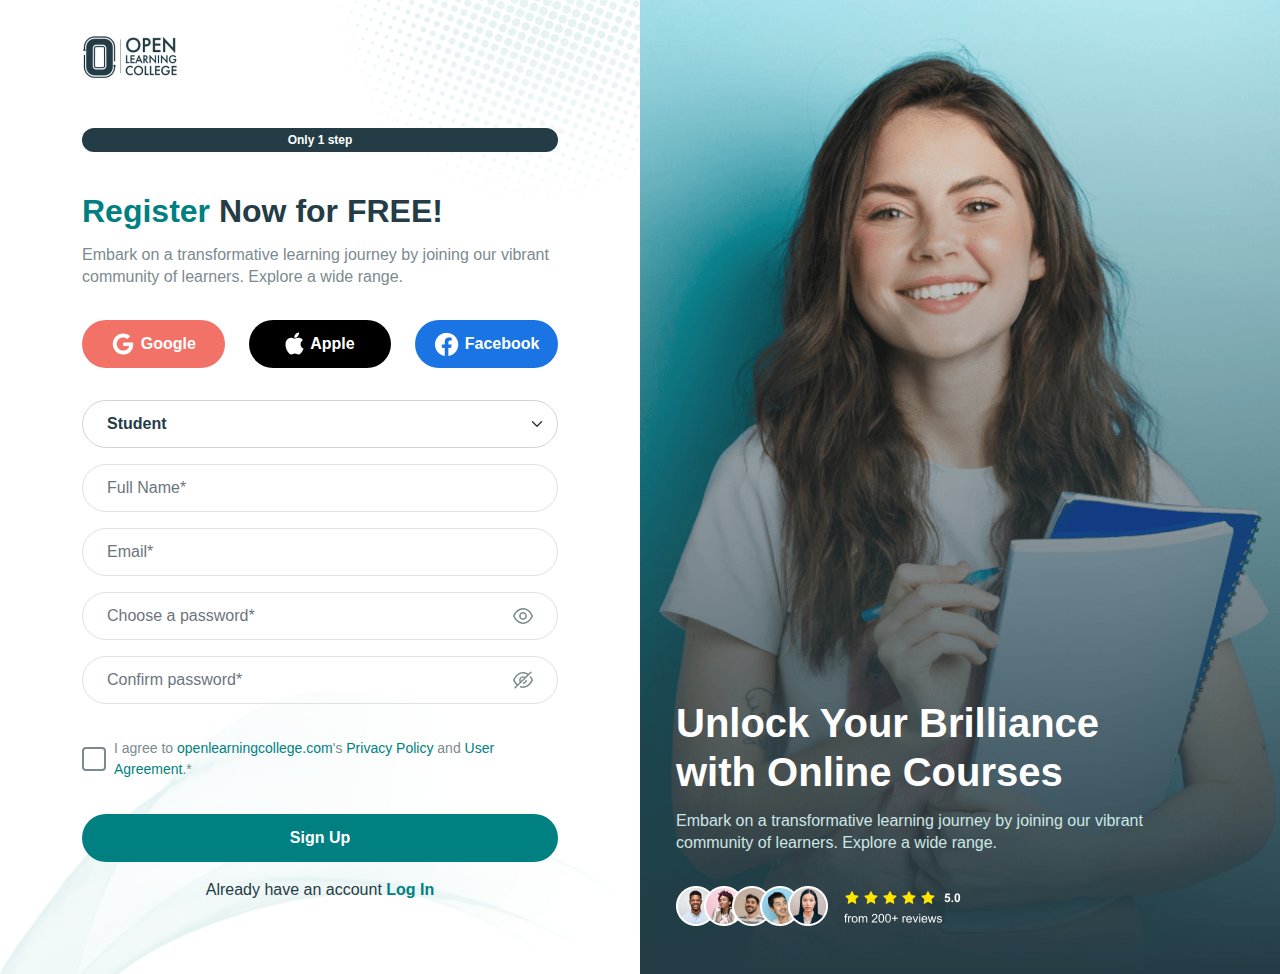
<file: index.html>
<!DOCTYPE html>
<html lang="en">
<head>
    <meta charset="UTF-8">
    <meta name="viewport" content="width=device-width, initial-scale=1.0">
    <title>Student</title>
    <link rel="stylesheet" href="css/bootstrap.min.css">
    <link rel="stylesheet" href="css/style.css">
</head>
<body>

    <section class="auth-section position-relative" style="background-image: url(images/Mask-group-2.png);">
        <div class="container">
            <div class="row">
                <div class="col-lg-6 overflow-hidden form-column position-relative z-index-1">
                    <div class="pr-spacing-17_5 pr-lg-spacing-0 pr-sm-spacing-0 pb-spacing-18 pb-ls-spacing-8">
                        <div class="main-logo pb-5 pt-spacing-8">
                            <img src="images/main-Logo.png" alt="logo" style="width: 97px; height: 48px;">
                        </div>
                        <a href="#" class="bg-transparent border-0 w-100 bg-gray-dark bs-white p-1 rounded-32 font-12 fw-bold text-decoration-none d-block text-center line-height-137">Only 1 step </a>
                        <div class="pt-spacing-10">
                            <h2 class="gray-dark fw-bold line-height-124"><span class="green-secondary">Register</span> Now for FREE!</h2>
                            <p class="bs-gray fw-normal font-16 line-height-138 pt-spacing-3">Embark on a transformative learning journey by joining our vibrant community of learners. Explore a wide range.</p>
                        </div>
                        <div class="row pt-spacing-8">
                            <div class="col-lg-4 col-md-4">
                                <a href="#" class="text-decoration-none d-flex align-items-center border-0 bg-deep-orange rounded-48 py-spacing-3 bs-white fw-bold font-16 w-100 justify-content-center">
                                    <svg class="mr-spacing-1_5" xmlns="http://www.w3.org/2000/svg" width="24" height="24" fill="none"><path d="M12.211 10.503h9.876c.108.608.163 1.19.163 1.743 0 1.97-.413 3.73-1.24 5.279a8.95 8.95 0 0 1-3.534 3.63c-1.53.871-3.285 1.307-5.265 1.307-1.426 0-2.783-.274-4.073-.824-1.29-.55-2.402-1.292-3.337-2.227-.935-.935-1.678-2.048-2.227-3.337A10.283 10.283 0 0 1 1.75 12c0-1.425.275-2.783.824-4.073.55-1.29 1.292-2.401 2.227-3.337.935-.935 2.048-1.677 3.337-2.227 1.29-.55 2.647-.824 4.073-.824 2.724 0 5.063.913 7.015 2.738L16.38 7.016c-1.117-1.08-2.506-1.621-4.168-1.621a6.25 6.25 0 0 0-3.249.885A6.524 6.524 0 0 0 6.6 8.684a6.547 6.547 0 0 0-.872 3.317c0 1.199.291 2.304.872 3.317a6.524 6.524 0 0 0 2.363 2.404 6.25 6.25 0 0 0 3.25.886c.79 0 1.516-.11 2.178-.327.663-.218 1.208-.49 1.635-.818.427-.327.8-.699 1.117-1.117a5.2 5.2 0 0 0 .701-1.185c.15-.372.253-.726.307-1.062h-5.939v-3.596Z" fill="#fff"/></svg>
                                    Google
                                </a>
                            </div>

                            <div class="col-lg-4 col-md-4 mt-3 mt-md-0">
                                <a href="#" class="text-decoration-none d-flex align-items-center border-0 bg-black rounded-48 py-spacing-3 bs-white fw-bold font-16 w-100 justify-content-center">
                                    <svg class="mr-spacing-1_5" xmlns="http://www.w3.org/2000/svg" width="19" height="23" fill="none"><path d="M1.429 8.584c-1.862 3.23-.678 8.135 1.38 11.108 1.029 1.486 2.07 2.82 3.495 2.82h.081c.67-.027 1.154-.234 1.621-.433.526-.224 1.069-.455 1.921-.455.81 0 1.328.224 1.829.44.493.213 1 .434 1.751.42 1.606-.03 2.591-1.47 3.461-2.74a12.145 12.145 0 0 0 1.516-3.106l.007-.02a.18.18 0 0 0-.11-.226c-.282-.116-2.762-1.216-2.788-4.215-.025-2.436 1.86-3.726 2.238-3.96l.018-.011a.18.18 0 0 0 .051-.254c-1.3-1.904-3.295-2.19-4.097-2.225a3.614 3.614 0 0 0-.358-.018c-.943 0-1.846.357-2.572.643-.5.197-.933.368-1.232.368-.335 0-.77-.173-1.274-.373-.674-.267-1.437-.57-2.246-.57h-.057c-1.88.028-3.656 1.103-4.635 2.807Z" fill="#fff"/><path d="M13.803.487c-1.138.046-2.503.747-3.32 1.703-.693.804-1.37 2.143-1.192 3.494a.18.18 0 0 0 .165.156c.076.006.155.01.233.01 1.113 0 2.314-.617 3.134-1.608.863-1.047 1.3-2.39 1.167-3.594a.182.182 0 0 0-.187-.161Z" fill="#fff"/></svg>
                                    Apple
                                </a>
                            </div>

                            <div class="col-lg-4 col-md-4 mt-3 mt-md-0">
                                <a href="#" class="text-decoration-none d-flex align-items-center border-0 bg-blue-secondary rounded-48 py-spacing-3 bs-white fw-bold font-16 w-100 justify-content-center">
                                    <img src="images/facebook-icon.png" alt="facebook-icon" class="mr-spacing-1_5">
                                    Facebook
                                </a>
                            </div>
                        </div>
                        <div class="pt-spacing-8">
                            <form>
                                <select class="form-select px-4 py-spacing-3 rounded-48 gray-dark fw-bold font-16 line-height-22" aria-label="Default select example">
                                    <option selected>Student</option>
                                    <option value="1">One</option>
                                    <option value="2">Two</option>
                                    <option value="3">Three</option>
                                </select>

                                <input type="text" class="form-control py-spacing-3 px-4 mt-3 border rounded-48 w-100 font-16 line-height-138 p-0"  placeholder="Full Name*">
                                
                                <input type="email" placeholder="Email*" class="form-control py-spacing-3 px-4 mt-3 border rounded-48 w-100 font-16 line-height-138 p-0">

                                <div class="input-box d-flex align-items-center justify-content-between py-spacing-3 px-4 mt-3 border rounded-48 line-height-137">
                                    <input type="password" placeholder="Choose a password*" class="form-control border-0 w-100 font-16 pr-spacing-2 line-height-138 p-0">
                                    <button type="button" class="bg-white border-0">
                                        <svg xmlns="http://www.w3.org/2000/svg" width="20" height="16" fill="none"><path fill-rule="evenodd" clip-rule="evenodd" d="M10.288.005 10.002 0C5.862 0 2.129 2.923.061 7.706a.74.74 0 0 0 0 .588l.143.323c2.042 4.476 5.571 7.247 9.508 7.378l.286.005c4.14 0 7.873-2.923 9.941-7.706a.741.741 0 0 0-.003-.595l-.14-.313C17.75 2.9 14.22.136 10.289.005Zm-.279 1.484.24.005.266.014c3.197.227 6.138 2.597 7.914 6.49l-.009.025c-1.821 3.977-4.863 6.362-8.16 6.482l-.256.004-.257-.004-.266-.014c-3.098-.22-5.954-2.457-7.742-6.131l-.169-.361.157-.333C3.61 3.773 6.692 1.49 10.009 1.489Zm-.012 2.624c-2.16 0-3.911 1.74-3.911 3.887 0 2.146 1.75 3.886 3.91 3.886 2.161 0 3.913-1.74 3.913-3.886 0-2.147-1.752-3.887-3.912-3.887Zm0 1.49A2.404 2.404 0 0 1 12.409 8a2.404 2.404 0 0 1-2.412 2.395A2.403 2.403 0 0 1 7.586 8a2.403 2.403 0 0 1 2.41-2.396Z" fill="#7C8A8F"/></svg>
                                    </button>
                                </div>
                                <div class="input-box d-flex align-items-center justify-content-between py-spacing-3 px-4 mt-3 border rounded-48 line-height-137">
                                    <input type="password" required placeholder="Confirm password*" class="form-control border-0 w-100 font-16 pr-spacing-2 line-height-138 p-0">
                                    <button type="button" class="bg-white border-0">
                                        <svg xmlns="http://www.w3.org/2000/svg" width="20" height="18" fill="none"><path fill-rule="evenodd" clip-rule="evenodd" d="M18.422.716a.759.759 0 0 0-1.061 0l-2.09 2.056C13.659 1.663 11.857 1.075 10 1.075c-2.057 0-4.053.72-5.781 2.067C2.51 4.464 1.087 6.371.06 8.708a.727.727 0 0 0 0 .584c.886 2.031 2.076 3.735 3.495 5.01l-1.97 1.938-.072.083a.73.73 0 0 0 .073.96.758.758 0 0 0 1.06 0L18.423 1.76l.072-.083a.73.73 0 0 0-.072-.96ZM4.618 13.256l2.138-2.103a3.764 3.764 0 0 1-.67-2.152c0-2.133 1.748-3.854 3.914-3.854.793 0 1.555.235 2.189.66l2.002-1.972C12.883 2.991 11.457 2.552 10 2.552c-1.71 0-3.38.602-4.852 1.749-1.41 1.091-2.619 2.66-3.53 4.6L1.57 9l.046.1c.793 1.695 1.816 3.104 3.002 4.156Zm6.478-6.374A2.44 2.44 0 0 0 10 6.624c-1.338 0-2.414 1.06-2.414 2.377 0 .385.091.75.262 1.077l3.248-3.196Zm2.043 1.934.101.01a.74.74 0 0 1 .606.858c-.288 1.573-1.545 2.812-3.142 3.097a.75.75 0 0 1-.872-.594.74.74 0 0 1 .604-.858 2.389 2.389 0 0 0 1.933-1.906.748.748 0 0 1 .77-.607Zm3.859-3.502a.758.758 0 0 1 1.05.146c.726.95 1.36 2.039 1.891 3.247a.727.727 0 0 1 0 .586c-2.077 4.736-5.803 7.631-9.938 7.631a8.86 8.86 0 0 1-2.77-.444.735.735 0 0 1-.473-.934.753.753 0 0 1 .948-.466 7.336 7.336 0 0 0 2.295.368c3.305 0 6.381-2.261 8.273-6.118L18.429 9l-.053-.116a14.323 14.323 0 0 0-1.285-2.21l-.241-.327a.73.73 0 0 1 .148-1.034Z" fill="#7C8A8F"/></svg>
                                    </button>
                                </div>

                                <div class="d-flex align-items-center mt-spacing-8_5">
                                    <input class="form-check-input mt-0" type="checkbox" value="" aria-label="Checkbox for following text input">
                                    <p class="ms-2 font-14 fw-normal bs-gray">I agree to <a href="#" class="green-secondary text-decoration-none">openlearningcollege.com</a>'s <a href="#" class="green-secondary text-decoration-none">Privacy Policy</a> and <a href="#" class="green-secondary text-decoration-none">User Agreement</a>.*</p>
                                </div>
                                
                                <input type="submit" value="Sign Up" class="form-control mt-spacing-8_5 py-spacing-3 px-4 rounded-32 bg-green-secondary border-0 bs-white fw-bold font-16">

                            </form>
                            <p class="gray-dark fw-normal font-16 text-center mt-3">Already have an account <a href="#" class="green-secondary text-decoration-none fw-bold">Log In</a></p>
                        </div>
                    </div>
                </div>

                <div class="col-lg-6 mt-md-4">
                    <div class="course-bg z-index-1">
                        <img src="images/student-girl.png" alt="">
                    </div>
                    <div class="position-relative z-index-2 h-100 h-md-0">
                        <div class="course-content mb-5 px-3 px-lg-4">
                            <h1 class="bs-white fw-bold line-height-124">Unlock Your Brilliance with Online Courses</h1>
                            <p class="pt-spacing-3 font-16 fw-normal bs-light line-height-138">Embark on a transformative learning journey by joining our vibrant community of learners. Explore a wide range.</p>
                            <img src="images/reviewFrame.png" alt="images-group" class="pt-spacing-8 review-frame">
                        </div>
                    </div>
                </div>
            </div>
        </div>
    </section>
    
    
    <!-- Javascript -->
    <script src="js/bootstrap.bundle.min.js"></script>
</body>
</html>
</file>
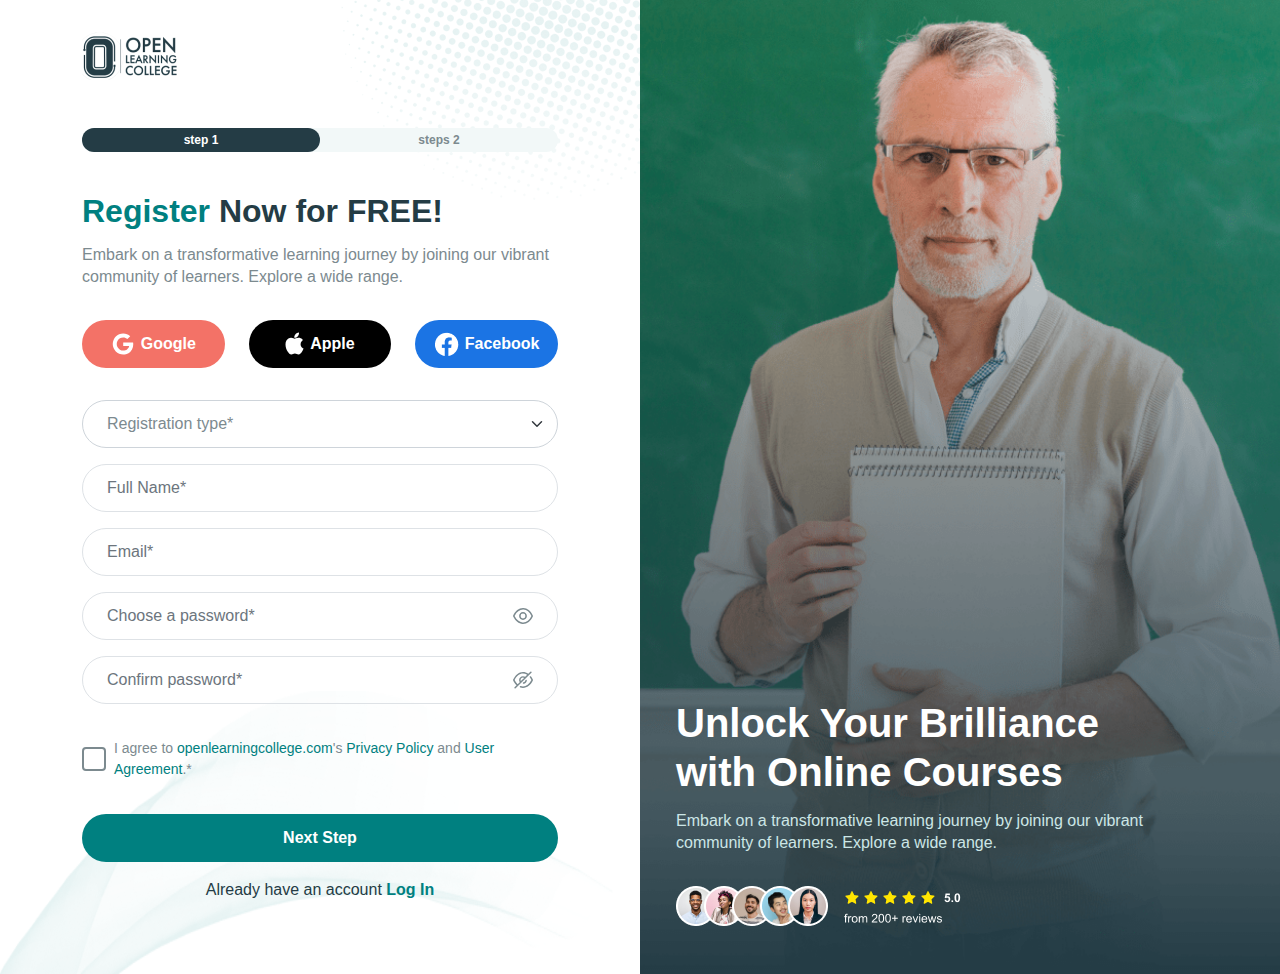
<file: educator-first-step.html>
<!DOCTYPE html>
<html lang="en">
<head>
    <meta charset="UTF-8">
    <meta name="viewport" content="width=device-width, initial-scale=1.0">
    <title>Educator first step</title>
    <link rel="stylesheet" href="css/bootstrap.min.css">
    <link rel="stylesheet" href="css/style.css">
</head>
<body>

    <section class="auth-section position-relative" style="background-image: url(images/Mask-group-2.png);">
        <div class="container">
            <div class="row">
                <div class="col-lg-6 overflow-hidden form-column position-relative z-index-1">
                    <div class="pr-spacing-17_5 pr-lg-spacing-0 pr-sm-spacing-0 pb-spacing-18 pb-ls-spacing-8">
                        <div class="main-logo pb-5 pt-spacing-8">
                            <img src="images/main-Logo.png" alt="logo" style="width: 97px; height: 48px;">
                        </div>
                        <div class="step-box d-flex w-100 bg-white-secondary rounded-32">
                            <a href="educator-first-step" class="bg-transparent active border-0 bs-gray p-1 rounded-32 font-12 fw-bold text-decoration-none d-block text-center line-height-137 active" style="width: 50%;">step 1  </a>

                            <a href="educator-second-step.html" class="bg-transparent border-0 bs-gray p-1 rounded-32 font-12 fw-bold text-decoration-none d-block text-center line-height-137" style="width: 50%;">steps 2 </a>
                        </div>


                        <div class="pt-spacing-10">
                            <h2 class="gray-dark fw-bold line-height-124"><span class="green-secondary">Register</span> Now for FREE!</h2>
                            <p class="bs-gray fw-normal font-16 line-height-138 pt-spacing-3">Embark on a transformative learning journey by joining our vibrant community of learners. Explore a wide range.</p>
                        </div>
                        <div class="row pt-spacing-8">
                            <div class="col-lg-4 col-md-4">
                                <a href="#" class="text-decoration-none d-flex align-items-center border-0 bg-deep-orange rounded-48 py-spacing-3 bs-white fw-bold font-16 w-100 justify-content-center">
                                    <svg class="mr-spacing-1_5" xmlns="http://www.w3.org/2000/svg" width="24" height="24" fill="none"><path d="M12.211 10.503h9.876c.108.608.163 1.19.163 1.743 0 1.97-.413 3.73-1.24 5.279a8.95 8.95 0 0 1-3.534 3.63c-1.53.871-3.285 1.307-5.265 1.307-1.426 0-2.783-.274-4.073-.824-1.29-.55-2.402-1.292-3.337-2.227-.935-.935-1.678-2.048-2.227-3.337A10.283 10.283 0 0 1 1.75 12c0-1.425.275-2.783.824-4.073.55-1.29 1.292-2.401 2.227-3.337.935-.935 2.048-1.677 3.337-2.227 1.29-.55 2.647-.824 4.073-.824 2.724 0 5.063.913 7.015 2.738L16.38 7.016c-1.117-1.08-2.506-1.621-4.168-1.621a6.25 6.25 0 0 0-3.249.885A6.524 6.524 0 0 0 6.6 8.684a6.547 6.547 0 0 0-.872 3.317c0 1.199.291 2.304.872 3.317a6.524 6.524 0 0 0 2.363 2.404 6.25 6.25 0 0 0 3.25.886c.79 0 1.516-.11 2.178-.327.663-.218 1.208-.49 1.635-.818.427-.327.8-.699 1.117-1.117a5.2 5.2 0 0 0 .701-1.185c.15-.372.253-.726.307-1.062h-5.939v-3.596Z" fill="#fff"/></svg>
                                    Google
                                </a>
                            </div>

                            <div class="col-lg-4 col-md-4 mt-3 mt-md-0">
                                <a href="#" class="text-decoration-none d-flex align-items-center border-0 bg-black rounded-48 py-spacing-3 bs-white fw-bold font-16 w-100 justify-content-center">
                                    <svg class="mr-spacing-1_5" xmlns="http://www.w3.org/2000/svg" width="19" height="23" fill="none"><path d="M1.429 8.584c-1.862 3.23-.678 8.135 1.38 11.108 1.029 1.486 2.07 2.82 3.495 2.82h.081c.67-.027 1.154-.234 1.621-.433.526-.224 1.069-.455 1.921-.455.81 0 1.328.224 1.829.44.493.213 1 .434 1.751.42 1.606-.03 2.591-1.47 3.461-2.74a12.145 12.145 0 0 0 1.516-3.106l.007-.02a.18.18 0 0 0-.11-.226c-.282-.116-2.762-1.216-2.788-4.215-.025-2.436 1.86-3.726 2.238-3.96l.018-.011a.18.18 0 0 0 .051-.254c-1.3-1.904-3.295-2.19-4.097-2.225a3.614 3.614 0 0 0-.358-.018c-.943 0-1.846.357-2.572.643-.5.197-.933.368-1.232.368-.335 0-.77-.173-1.274-.373-.674-.267-1.437-.57-2.246-.57h-.057c-1.88.028-3.656 1.103-4.635 2.807Z" fill="#fff"/><path d="M13.803.487c-1.138.046-2.503.747-3.32 1.703-.693.804-1.37 2.143-1.192 3.494a.18.18 0 0 0 .165.156c.076.006.155.01.233.01 1.113 0 2.314-.617 3.134-1.608.863-1.047 1.3-2.39 1.167-3.594a.182.182 0 0 0-.187-.161Z" fill="#fff"/></svg>
                                    Apple
                                </a>
                            </div>

                            <div class="col-lg-4 col-md-4 mt-3 mt-md-0">
                                <a href="#" class="text-decoration-none d-flex align-items-center border-0 bg-blue-secondary rounded-48 py-spacing-3 bs-white fw-bold font-16 w-100 justify-content-center">
                                    <img src="images/facebook-icon.png" alt="facebook-icon" class="mr-spacing-1_5">
                                    Facebook
                                </a>
                            </div>
                        </div>
                        <div class="pt-spacing-8 student-form">
                            <form>
                                <select class="form-select px-4 py-spacing-3 rounded-48 bs-gray fw-normal font-16 line-height-22" aria-label="Default select example">
                                    <option selected>Registration type*</option>
                                    <option value="1">One</option>
                                    <option value="2">Two</option>
                                    <option value="3">Three</option>
                                </select>

                                <input type="text" class="form-control py-spacing-3 px-4 mt-3 border rounded-48 w-100 font-16 line-height-138 p-0"  placeholder="Full Name*">
                                
                                <input type="email" placeholder="Email*" class="form-control py-spacing-3 px-4 mt-3 border rounded-48 w-100 font-16 line-height-138 p-0">

                                <div class="input-box d-flex align-items-center justify-content-between py-spacing-3 px-4 mt-3 border rounded-48 line-height-137">
                                    <input type="password" placeholder="Choose a password*" class="form-control border-0 w-100 font-16 pr-spacing-2 line-height-138 p-0">
                                    <button type="button" class="bg-white border-0">
                                        <svg xmlns="http://www.w3.org/2000/svg" width="20" height="16" fill="none"><path fill-rule="evenodd" clip-rule="evenodd" d="M10.288.005 10.002 0C5.862 0 2.129 2.923.061 7.706a.74.74 0 0 0 0 .588l.143.323c2.042 4.476 5.571 7.247 9.508 7.378l.286.005c4.14 0 7.873-2.923 9.941-7.706a.741.741 0 0 0-.003-.595l-.14-.313C17.75 2.9 14.22.136 10.289.005Zm-.279 1.484.24.005.266.014c3.197.227 6.138 2.597 7.914 6.49l-.009.025c-1.821 3.977-4.863 6.362-8.16 6.482l-.256.004-.257-.004-.266-.014c-3.098-.22-5.954-2.457-7.742-6.131l-.169-.361.157-.333C3.61 3.773 6.692 1.49 10.009 1.489Zm-.012 2.624c-2.16 0-3.911 1.74-3.911 3.887 0 2.146 1.75 3.886 3.91 3.886 2.161 0 3.913-1.74 3.913-3.886 0-2.147-1.752-3.887-3.912-3.887Zm0 1.49A2.404 2.404 0 0 1 12.409 8a2.404 2.404 0 0 1-2.412 2.395A2.403 2.403 0 0 1 7.586 8a2.403 2.403 0 0 1 2.41-2.396Z" fill="#7C8A8F"/></svg>
                                    </button>
                                </div>
                                <div class="input-box d-flex align-items-center justify-content-between py-spacing-3 px-4 mt-3 border rounded-48 line-height-137">
                                    <input type="password"placeholder="Confirm password*" class="form-control border-0 w-100 font-16 pr-spacing-2 line-height-138 p-0">
                                    <button type="button" class="bg-white border-0">
                                        <svg xmlns="http://www.w3.org/2000/svg" width="20" height="18" fill="none"><path fill-rule="evenodd" clip-rule="evenodd" d="M18.422.716a.759.759 0 0 0-1.061 0l-2.09 2.056C13.659 1.663 11.857 1.075 10 1.075c-2.057 0-4.053.72-5.781 2.067C2.51 4.464 1.087 6.371.06 8.708a.727.727 0 0 0 0 .584c.886 2.031 2.076 3.735 3.495 5.01l-1.97 1.938-.072.083a.73.73 0 0 0 .073.96.758.758 0 0 0 1.06 0L18.423 1.76l.072-.083a.73.73 0 0 0-.072-.96ZM4.618 13.256l2.138-2.103a3.764 3.764 0 0 1-.67-2.152c0-2.133 1.748-3.854 3.914-3.854.793 0 1.555.235 2.189.66l2.002-1.972C12.883 2.991 11.457 2.552 10 2.552c-1.71 0-3.38.602-4.852 1.749-1.41 1.091-2.619 2.66-3.53 4.6L1.57 9l.046.1c.793 1.695 1.816 3.104 3.002 4.156Zm6.478-6.374A2.44 2.44 0 0 0 10 6.624c-1.338 0-2.414 1.06-2.414 2.377 0 .385.091.75.262 1.077l3.248-3.196Zm2.043 1.934.101.01a.74.74 0 0 1 .606.858c-.288 1.573-1.545 2.812-3.142 3.097a.75.75 0 0 1-.872-.594.74.74 0 0 1 .604-.858 2.389 2.389 0 0 0 1.933-1.906.748.748 0 0 1 .77-.607Zm3.859-3.502a.758.758 0 0 1 1.05.146c.726.95 1.36 2.039 1.891 3.247a.727.727 0 0 1 0 .586c-2.077 4.736-5.803 7.631-9.938 7.631a8.86 8.86 0 0 1-2.77-.444.735.735 0 0 1-.473-.934.753.753 0 0 1 .948-.466 7.336 7.336 0 0 0 2.295.368c3.305 0 6.381-2.261 8.273-6.118L18.429 9l-.053-.116a14.323 14.323 0 0 0-1.285-2.21l-.241-.327a.73.73 0 0 1 .148-1.034Z" fill="#7C8A8F"/></svg>
                                    </button>
                                </div>

                                <div class="d-flex align-items-center mt-spacing-8_5">
                                    <input class="form-check-input mt-0" type="checkbox" value="" aria-label="Checkbox for following text input">
                                    <p class="ms-2 font-14 fw-normal bs-gray">I agree to <a href="#" class="green-secondary text-decoration-none">openlearningcollege.com</a>'s <a href="#" class="green-secondary text-decoration-none">Privacy Policy</a> and <a href="#" class="green-secondary text-decoration-none">User Agreement</a>.*</p>
                                </div>
                                
                                <input type="submit" value="Next Step" class="form-control mt-spacing-8_5 py-spacing-3 px-4 rounded-32 bg-green-secondary border-0 bs-white fw-bold font-16">

                            </form>
                            <p class="gray-dark fw-normal font-16 text-center mt-3">Already have an account <a href="#" class="green-secondary text-decoration-none fw-bold">Log In</a></p>
                        </div>

                    </div>
                </div>

                <div class="col-lg-6 mt-md-4">
                    <div class="course-bg z-index-1">
                        <img src="images/Educator-content-bg.png" alt="">
                    </div>
                    <div class="position-relative z-index-2 h-100 h-md-0">
                        <div class="course-content mb-5 px-3 px-lg-4">
                            <h1 class="bs-white fw-bold line-height-124">Unlock Your Brilliance with Online Courses</h1>
                            <p class="pt-spacing-3 font-16 fw-normal bs-light line-height-138">Embark on a transformative learning journey by joining our vibrant community of learners. Explore a wide range.</p>
                            <img src="images/reviewFrame.png" alt="images-group" class="pt-spacing-8 review-frame">
                        </div>
                    </div>
                </div>
            </div>
        </div>
    </section>
    
    
    <!-- Javascript -->
    <script src="js/bootstrap.bundle.min.js"></script>
</body>
</html>
</file>
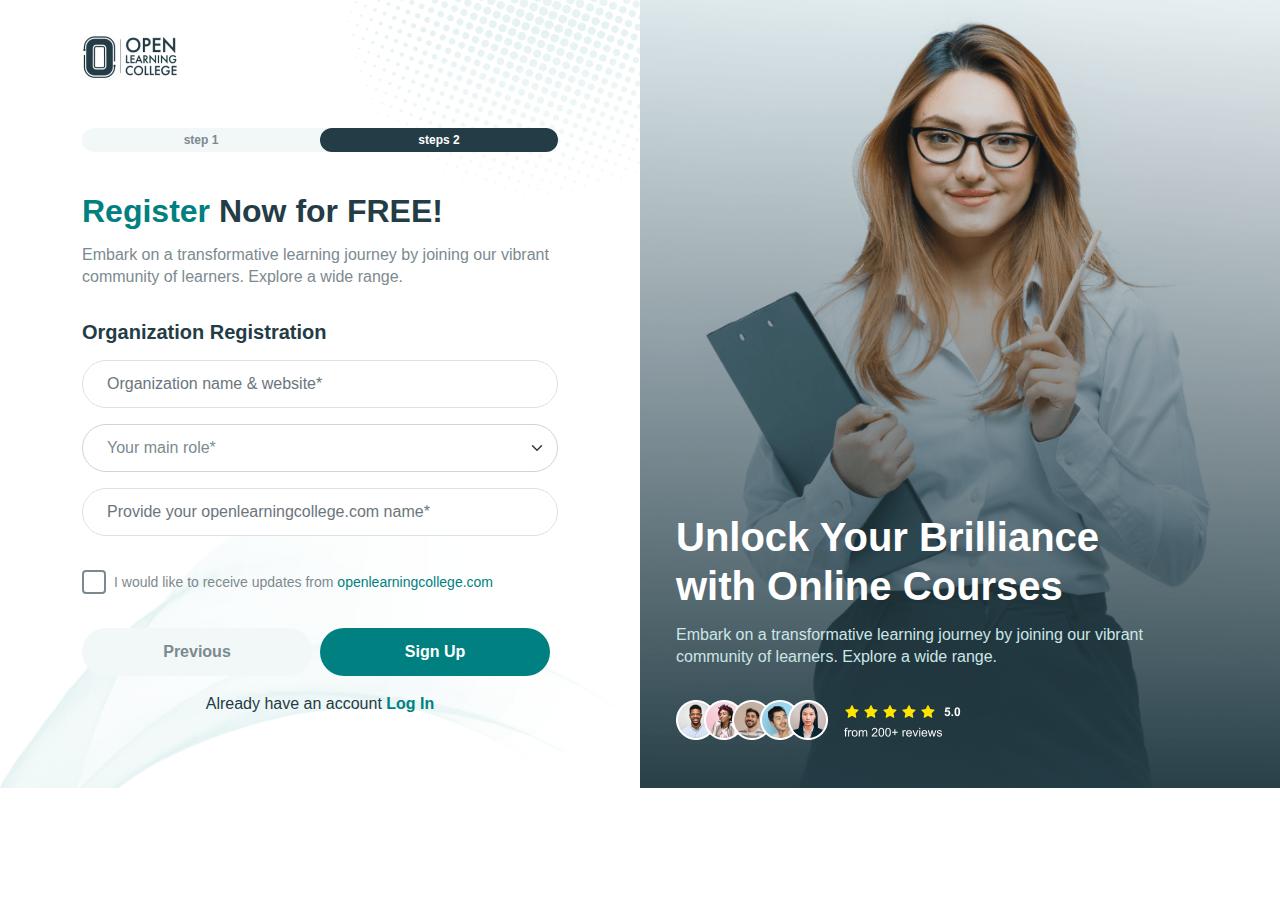
<file: educator-second-step.html>
<!DOCTYPE html>
<html lang="en">
<head>
    <meta charset="UTF-8">
    <meta name="viewport" content="width=device-width, initial-scale=1.0">
    <title>Educator Second step</title>
    <link rel="stylesheet" href="css/bootstrap.min.css">
    <link rel="stylesheet" href="css/style.css">
</head>
<body>

    <section class="auth-section position-relative" style="background-image: url(images/Mask-group-2.png);">
        <div class="container">
            <div class="row">
                <div class="col-lg-6 overflow-hidden form-column position-relative z-index-1">
                    <div class="pr-spacing-17_5 pr-lg-spacing-0 pr-sm-spacing-0 pb-spacing-18 pb-ls-spacing-8">
                        <div class="main-logo pb-5 pt-spacing-8">
                            <img src="images/main-Logo.png" alt="logo" style="width: 97px; height: 48px;">
                        </div>
                        <div class="step-box d-flex w-100 bg-white-secondary rounded-32">
                            <a href="educator-first-step.html" class="bg-transparent border-0 bs-gray p-1 rounded-32 font-12 fw-bold text-decoration-none d-block text-center line-height-137" style="width: 50%;">step 1  </a>

                            <a href="educator-second-step.html" class="bg-transparent active border-0 bs-gray p-1 rounded-32 font-12 fw-bold text-decoration-none d-block text-center line-height-137" style="width: 50%;">steps 2 </a>
                        </div>
                        <div class="pt-spacing-10">
                            <h2 class="gray-dark fw-bold line-height-124"><span class="green-secondary">Register</span> Now for FREE!</h2>
                            <p class="bs-gray fw-normal font-16 line-height-138 pt-spacing-3">Embark on a transformative learning journey by joining our vibrant community of learners. Explore a wide range.</p>
                        </div>
                        <div class="pt-spacing-8">
                            <form>
                                <h5 class="fw-bold gray-dark">Organization Registration</h5>

                                <input type="text" placeholder="Organization name & website*" class="form-control py-spacing-3 px-4 mt-3 border rounded-48 font-16 line-height-138">
                                
                                <select class="form-select px-4 py-spacing-3 mt-3 rounded-48 bs-gray fw-normal font-16 line-height-22" aria-label="Default select example">
                                    <option selected>Your main role*</option>
                                    <option value="1">One</option>
                                    <option value="2">Two</option>
                                    <option value="3">Three</option>
                                </select>

                                <input type="text" placeholder="Provide your openlearningcollege.com name*" class=" form-control py-spacing-3 px-4 mt-3 border rounded-48 font-16 line-height-138 bs-gray">

                                <div class="d-flex align-items-center mt-spacing-8_5">
                                    <input class="form-check-input mt-0" type="checkbox" value="" aria-label="Checkbox for following text input">
                                    <p class="ms-2 font-14 fw-normal bs-gray">I would like to receive updates from <a href="#" class="green-secondary text-decoration-none">openlearningcollege.com</a></p>
                                </div>
                                
                                <div class="d-flex align-items-center btn-wrapper">
                                    <a href="#" class="form-control box-btn second-step-btn mt-spacing-8_5 py-spacing-3 px-4 rounded-32 bg-white-secondary bs-gray border-0 fw-bold font-16 me-1 text-center text-decoration-none" style="width: calc(50% - 8px);">
                                        Previous
                                    </a>

                                    <input type="submit" value="Sign Up" class="form-control box-btn second-step-btn mt-spacing-8_5 py-spacing-3 px-4 rounded-32 bg-green-secondary bs-white border-0 fw-bold font-16 ms-1" style="width: calc(50% - 8px);">
                                </div>
                            </form>
                            <p class="gray-dark fw-normal font-16 text-center mt-3">Already have an account <a href="#" class="green-secondary text-decoration-none fw-bold">Log In</a></p>
                        </div>

                    </div>
                </div>

                <div class="col-lg-6 mt-md-4">
                    <div class="course-bg z-index-1">
                        <img src="images/Educator-content-bg-second-step.png" alt="">
                    </div>
                    <div class="position-relative z-index-2 h-100 h-md-0">
                        <div class="course-content mb-5 px-3 px-lg-4">
                            <h1 class="bs-white fw-bold line-height-124">Unlock Your Brilliance with Online Courses</h1>
                            <p class="pt-spacing-3 font-16 fw-normal bs-light line-height-138">Embark on a transformative learning journey by joining our vibrant community of learners. Explore a wide range.</p>
                            <img src="images/reviewFrame.png" alt="images-group" class="pt-spacing-8 review-frame">
                        </div>
                    </div>
                </div>
            </div>
        </div>
    </section>
    
    
    <!-- Javascript -->
    <script src="js/bootstrap.bundle.min.js"></script>
</body>
</html>
</file>
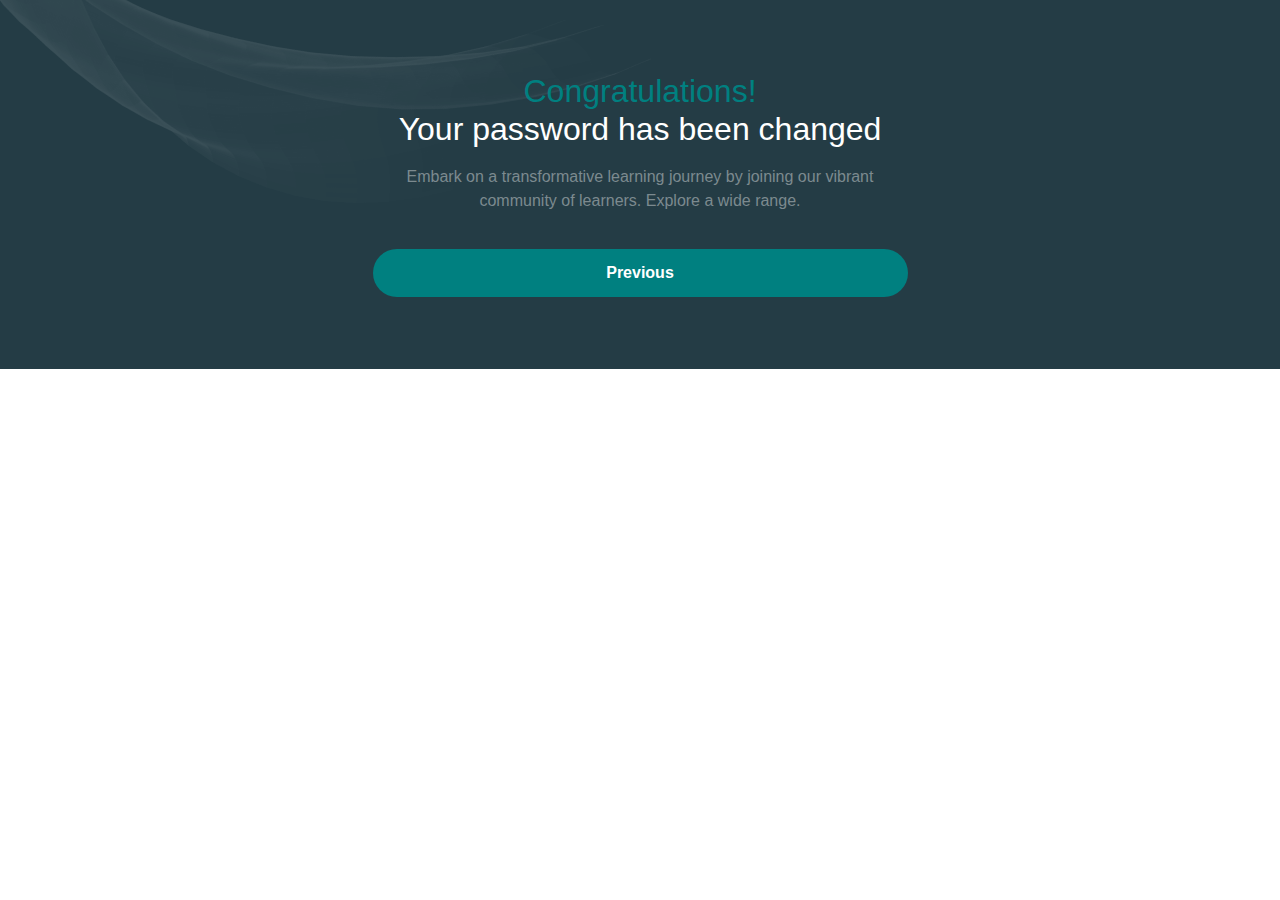
<file: forgot-password.html>
<!DOCTYPE html>
<html lang="en">
<head>
    <meta charset="UTF-8">
    <meta name="viewport" content="width=device-width, initial-scale=1.0">
    <title>Forgot Password</title>
    <link rel="stylesheet" href="css/bootstrap.min.css">
    <link rel="stylesheet" href="css/style.css">
</head>
<body>

    <section class="auth-section bg-gray-dark" >
        <div class="password-wrapper position-relative" style="background-image: url(images/forgot-top-mask-group.png); background-repeat: no-repeat;">
            <div class="container">
                <div class="row">
                    <div class="col-lg-12">
                        <div class=" m-auto pb-spacing-18 pt-spacing-18" style="max-width: 535px;">
                            <h2 class="bs-white text-center"><span class="green-secondary">Congratulations!</span><br>
                                Your password has been changed
                            </h2>
                            <p class="bs-gray font-16 fw-normal text-center mt-3">Embark on a transformative learning journey by joining our vibrant community of learners. Explore a wide range.</p>
                            <a href="#" class="form-control box-btn second-step-btn py-spacing-3 px-4 rounded-32 bg-green-secondary bs-white border-0 fw-bold font-16 me-1 text-center text-decoration-none w-100 mt-spacing-9">
                                Previous
                            </a>
                        </div>
                    </div>
                </div>
            </div>
        </div>
    </section>
    
    
    <!-- Javascript -->
    <script src="js/bootstrap.bundle.min.js"></script>
</body>
</html>
</file>
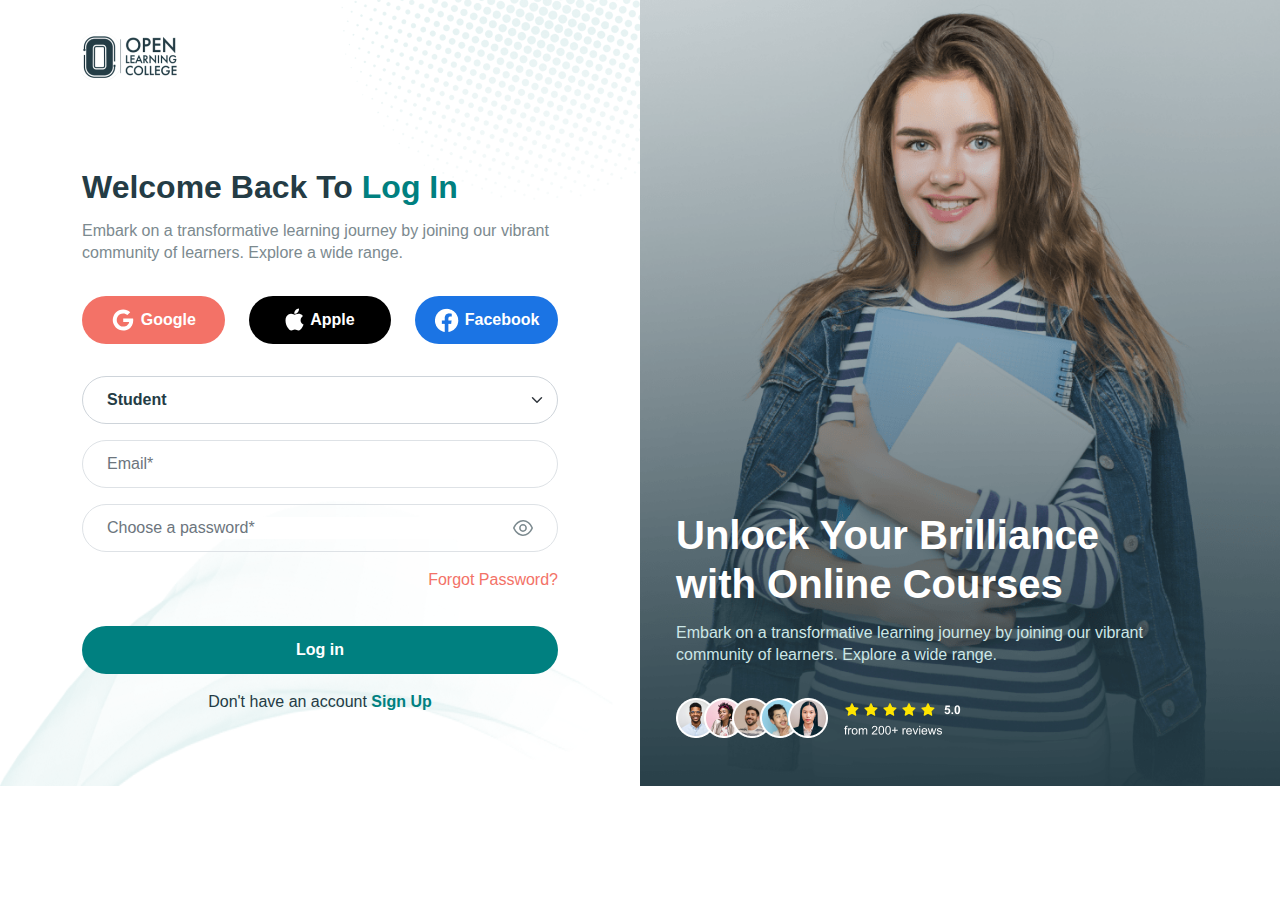
<file: login.html>
<!DOCTYPE html>
<html lang="en">
<head>
    <meta charset="UTF-8">
    <meta name="viewport" content="width=device-width, initial-scale=1.0">
    <title>Login</title>
    <link rel="stylesheet" href="css/bootstrap.min.css">
    <link rel="stylesheet" href="css/style.css">
</head>
<body>

    <section class="auth-section position-relative" style="background-image: url(images/Mask-group-2.png);">
        <div class="container">
            <div class="row">
                <div class="col-lg-6 overflow-hidden form-column position-relative z-index-1">
                    <div class="pr-spacing-17_5 pr-lg-spacing-0 pr-sm-spacing-0 pb-spacing-18 pb-ls-spacing-8">
                        <div class="main-logo pb-5 pt-spacing-8">
                            <img src="images/main-Logo.png" alt="logo" style="width: 97px; height: 48px;">
                        </div>
                        <div class="pt-spacing-10">
                            <h2 class="gray-dark fw-bold line-height-124">Welcome Back To <a href="#" class="green-secondary">Log In</a></h2>
                            <p class="bs-gray fw-normal font-16 line-height-138 pt-spacing-3">Embark on a transformative learning journey by joining our vibrant community of learners. Explore a wide range.</p>
                        </div>
                        <div class="row pt-spacing-8">
                            <div class="col-lg-4 col-md-4">
                                <a href="#" class="text-decoration-none d-flex align-items-center border-0 bg-deep-orange rounded-48 py-spacing-3 bs-white fw-bold font-16 w-100 justify-content-center">
                                    <svg class="mr-spacing-1_5" xmlns="http://www.w3.org/2000/svg" width="24" height="24" fill="none"><path d="M12.211 10.503h9.876c.108.608.163 1.19.163 1.743 0 1.97-.413 3.73-1.24 5.279a8.95 8.95 0 0 1-3.534 3.63c-1.53.871-3.285 1.307-5.265 1.307-1.426 0-2.783-.274-4.073-.824-1.29-.55-2.402-1.292-3.337-2.227-.935-.935-1.678-2.048-2.227-3.337A10.283 10.283 0 0 1 1.75 12c0-1.425.275-2.783.824-4.073.55-1.29 1.292-2.401 2.227-3.337.935-.935 2.048-1.677 3.337-2.227 1.29-.55 2.647-.824 4.073-.824 2.724 0 5.063.913 7.015 2.738L16.38 7.016c-1.117-1.08-2.506-1.621-4.168-1.621a6.25 6.25 0 0 0-3.249.885A6.524 6.524 0 0 0 6.6 8.684a6.547 6.547 0 0 0-.872 3.317c0 1.199.291 2.304.872 3.317a6.524 6.524 0 0 0 2.363 2.404 6.25 6.25 0 0 0 3.25.886c.79 0 1.516-.11 2.178-.327.663-.218 1.208-.49 1.635-.818.427-.327.8-.699 1.117-1.117a5.2 5.2 0 0 0 .701-1.185c.15-.372.253-.726.307-1.062h-5.939v-3.596Z" fill="#fff"/></svg>
                                    Google
                                </a>
                            </div>

                            <div class="col-lg-4 col-md-4 mt-3 mt-md-0">
                                <a href="#" class="text-decoration-none d-flex align-items-center border-0 bg-black rounded-48 py-spacing-3 bs-white fw-bold font-16 w-100 justify-content-center">
                                    <svg class="mr-spacing-1_5" xmlns="http://www.w3.org/2000/svg" width="19" height="23" fill="none"><path d="M1.429 8.584c-1.862 3.23-.678 8.135 1.38 11.108 1.029 1.486 2.07 2.82 3.495 2.82h.081c.67-.027 1.154-.234 1.621-.433.526-.224 1.069-.455 1.921-.455.81 0 1.328.224 1.829.44.493.213 1 .434 1.751.42 1.606-.03 2.591-1.47 3.461-2.74a12.145 12.145 0 0 0 1.516-3.106l.007-.02a.18.18 0 0 0-.11-.226c-.282-.116-2.762-1.216-2.788-4.215-.025-2.436 1.86-3.726 2.238-3.96l.018-.011a.18.18 0 0 0 .051-.254c-1.3-1.904-3.295-2.19-4.097-2.225a3.614 3.614 0 0 0-.358-.018c-.943 0-1.846.357-2.572.643-.5.197-.933.368-1.232.368-.335 0-.77-.173-1.274-.373-.674-.267-1.437-.57-2.246-.57h-.057c-1.88.028-3.656 1.103-4.635 2.807Z" fill="#fff"/><path d="M13.803.487c-1.138.046-2.503.747-3.32 1.703-.693.804-1.37 2.143-1.192 3.494a.18.18 0 0 0 .165.156c.076.006.155.01.233.01 1.113 0 2.314-.617 3.134-1.608.863-1.047 1.3-2.39 1.167-3.594a.182.182 0 0 0-.187-.161Z" fill="#fff"/></svg>
                                    Apple
                                </a>
                            </div>

                            <div class="col-lg-4 col-md-4 mt-3 mt-md-0">
                                <a href="#" class="text-decoration-none d-flex align-items-center border-0 bg-blue-secondary rounded-48 py-spacing-3 bs-white fw-bold font-16 w-100 justify-content-center">
                                    <img src="images/facebook-icon.png" alt="facebook-icon" class="mr-spacing-1_5">
                                    Facebook
                                </a>
                            </div>
                        </div>
                        <div class="pt-spacing-8">
                            <form>
                                <select class="form-select px-4 py-spacing-3 rounded-48 gray-dark fw-bold font-16 line-height-22" aria-label="Default select example">
                                    <option selected>Student</option>
                                    <option value="1">One</option>
                                    <option value="2">Two</option>
                                    <option value="3">Three</option>
                                </select>
                                <input type="email" placeholder="Email*" class="form-control py-spacing-3 px-4 mt-3 border rounded-48 font-16 line-height-138">

                                <div class="input-box d-flex align-items-center justify-content-between py-spacing-3 px-4 mt-3 border rounded-48 line-height-137">
                                    <input type="password" placeholder="Choose a password*" class="form-control border-0 font-16 p-0 line-height-138">
                                    <button type="button" class="bg-white border-0">
                                        <svg xmlns="http://www.w3.org/2000/svg" width="20" height="16" fill="none"><path fill-rule="evenodd" clip-rule="evenodd" d="M10.288.005 10.002 0C5.862 0 2.129 2.923.061 7.706a.74.74 0 0 0 0 .588l.143.323c2.042 4.476 5.571 7.247 9.508 7.378l.286.005c4.14 0 7.873-2.923 9.941-7.706a.741.741 0 0 0-.003-.595l-.14-.313C17.75 2.9 14.22.136 10.289.005Zm-.279 1.484.24.005.266.014c3.197.227 6.138 2.597 7.914 6.49l-.009.025c-1.821 3.977-4.863 6.362-8.16 6.482l-.256.004-.257-.004-.266-.014c-3.098-.22-5.954-2.457-7.742-6.131l-.169-.361.157-.333C3.61 3.773 6.692 1.49 10.009 1.489Zm-.012 2.624c-2.16 0-3.911 1.74-3.911 3.887 0 2.146 1.75 3.886 3.91 3.886 2.161 0 3.913-1.74 3.913-3.886 0-2.147-1.752-3.887-3.912-3.887Zm0 1.49A2.404 2.404 0 0 1 12.409 8a2.404 2.404 0 0 1-2.412 2.395A2.403 2.403 0 0 1 7.586 8a2.403 2.403 0 0 1 2.41-2.396Z" fill="#7C8A8F"/></svg>
                                    </button>
                                </div>
                                <div class="text-end mt-3">
                                    <a href="#" class="bs-deep-orange font-16 fw-normal">Forgot Password?</a>
                                </div>
                                
                                <input type="submit" value="Log in" class="form-control mt-spacing-8_5 py-spacing-3 px-4 rounded-32 bg-green-secondary border-0 bs-white fw-bold font-16">

                            </form>
                            <p class="gray-dark fw-normal font-16 text-center mt-3">Don't have an account <a href="#" class="green-secondary text-decoration-none fw-bold">Sign Up</a></p>
                        </div>
                    </div>
                </div>

                <div class="col-lg-6 mt-md-4">
                    <div class="course-bg z-index-1">
                        <img src="images/login-content-background.png" alt="">
                    </div>
                    <div class="position-relative z-index-2 h-100 h-md-0">
                        <div class="course-content mb-5 px-3 px-lg-4">
                            <h1 class="bs-white fw-bold line-height-124">Unlock Your Brilliance with Online Courses</h1>
                            <p class="pt-spacing-3 font-16 fw-normal bs-light line-height-138">Embark on a transformative learning journey by joining our vibrant community of learners. Explore a wide range.</p>
                            <img src="images/reviewFrame.png" alt="images-group" class="pt-spacing-8 review-frame">
                        </div>
                    </div>
                </div>
            </div>
        </div>
    </section>
    
    
    <!-- Javascript -->
    <script src="js/bootstrap.bundle.min.js"></script>
</body>
</html>
</file>
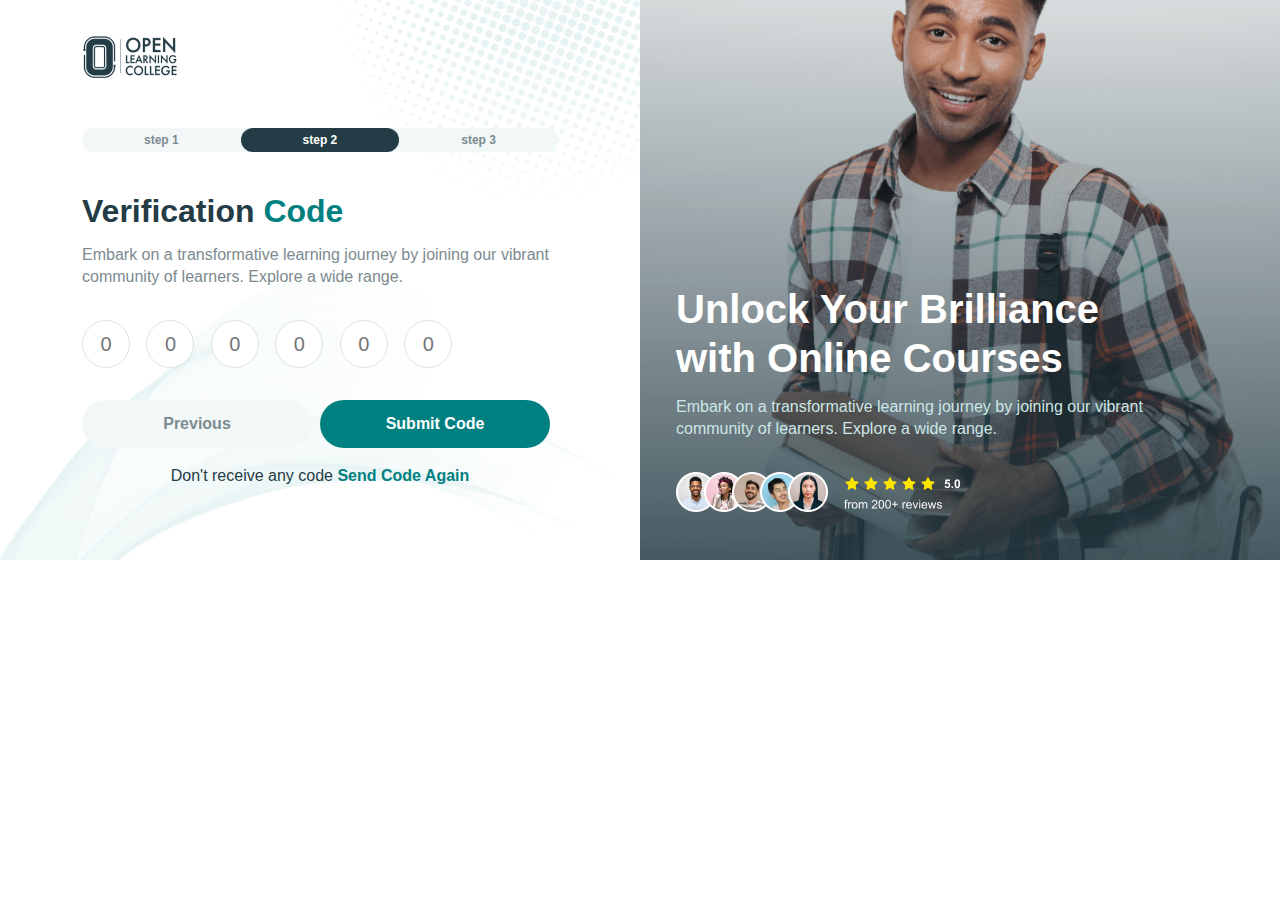
<file: password-secont-step.html>
<!DOCTYPE html>
<html lang="en">
<head>
    <meta charset="UTF-8">
    <meta name="viewport" content="width=device-width, initial-scale=1.0">
    <title>Password Second Step</title>
    <link rel="stylesheet" href="css/bootstrap.min.css">
    <link rel="stylesheet" href="css/style.css">
</head>
<body>

    <section class="auth-section position-relative" style="background-image: url(images/Mask-group-2.png);">
        <div class="container">
            <div class="row">
                <div class="col-lg-6 overflow-hidden form-column position-relative z-index-1">
                    <div class="pr-spacing-17_5 pr-lg-spacing-0 pr-sm-spacing-0 pb-spacing-18 pb-ls-spacing-8">

                        <div class="main-logo pb-5 pt-spacing-8">
                            <img src="images/main-Logo.png" alt="logo" style="width: 97px; height: 48px;">
                        </div>

                        <div class="step-box d-flex w-100 bg-white-secondary rounded-32">
                            <a href="password.html" class="bg-transparent border-0 bs-gray p-1 rounded-32 font-12 fw-bold text-decoration-none d-block text-center line-height-137" style="width: 33.33%;">step 1  </a>

                            <a href="password-secont-step.html" class="bg-transparent active border-0 bs-gray p-1 rounded-32 font-12 fw-bold text-decoration-none d-block text-center line-height-137" style="width: 33.33%;">step 2 </a>

                            <a href="password-third-step.html" class="bg-transparent border-0 bs-gray p-1 rounded-32 font-12 fw-bold text-decoration-none d-block text-center line-height-137" style="width: 33.33%;">step 3 </a>
                        </div>

                        <div class="pt-spacing-10">
                            <h2 class="gray-dark fw-bold line-height-124">Verification <a href="#" class="green-secondary">Code</a></h2>
                            <p class="bs-gray fw-normal font-16 line-height-138 pt-spacing-3">Embark on a transformative learning journey by joining our vibrant community of learners. Explore a wide range.</p>
                        </div>

                        <div class="pt-spacing-8 align-items-center">
                            <input type="text" placeholder="0" class=" text-center bs-gray font-20 fw-normal border mr-spacing-3 rounded-circle" style="width: 48px; height: 48px; line-height: 48px;">
                            
                            <input type="text" placeholder="0" class=" text-center bs-gray font-20 fw-normal border mr-spacing-3 rounded-circle" style="width: 48px; height: 48px; line-height: 48px;">
                            
                            <input type="text" placeholder="0" class=" text-center bs-gray font-20 fw-normal border mr-spacing-3 rounded-circle" style="width: 48px; height: 48px; line-height: 48px;">
                            
                            <input type="text" placeholder="0" class=" text-center bs-gray font-20 fw-normal border mr-spacing-3 rounded-circle" style="width: 48px; height: 48px; line-height: 48px;">
                            
                            <input type="text" placeholder="0" class=" text-center bs-gray font-20 fw-normal border mr-spacing-3 rounded-circle" style="width: 48px; height: 48px; line-height: 48px;">
                            
                            <input type="text" placeholder="0" class=" text-center bs-gray font-20 fw-normal border mr-spacing-3 rounded-circle" style="width: 48px; height: 48px; line-height: 48px;">
                        </div>

                        <div class="d-flex align-items-center btn-wrapper pt-spacing-8">
                            <a href="#" class="form-control box-btn second-step-btn py-spacing-3 px-4 rounded-32 bg-white-secondary bs-gray border-0 fw-bold font-16 me-1 text-center text-decoration-none" style="width: calc(50% - 8px);">
                                Previous
                            </a>

                            <input type="submit" value="Submit Code" class="form-control box-btn second-step-btn py-spacing-3 px-4 rounded-32 bg-green-secondary bs-white border-0 fw-bold font-16 ms-1" style="width: calc(50% - 8px);">
                        </div>
                        <p class="gray-dark fw-normal font-16 text-center mt-3">Don't receive any code <a href="#" class="green-secondary text-decoration-none fw-bold">Send Code Again</a></p>
                        

                    </div>
                </div>

                <div class="col-lg-6 mt-md-4">
                    <div class="course-bg z-index-1">
                        <img src="images/password-content-bg.png" alt="">
                    </div>
                    <div class="position-relative z-index-2 h-100 h-md-0">
                        <div class="course-content mb-5 px-3 px-lg-4">
                            <h1 class="bs-white fw-bold line-height-124">Unlock Your Brilliance with Online Courses</h1>
                            <p class="pt-spacing-3 font-16 fw-normal bs-light line-height-138">Embark on a transformative learning journey by joining our vibrant community of learners. Explore a wide range.</p>
                            <img src="images/reviewFrame.png" alt="images-group" class="pt-spacing-8 review-frame">
                        </div>
                    </div>
                </div>
            </div>
        </div>
    </section>
    
    
    <!-- Javascript -->
    <script src="js/bootstrap.bundle.min.js"></script>
</body>
</html>
</file>
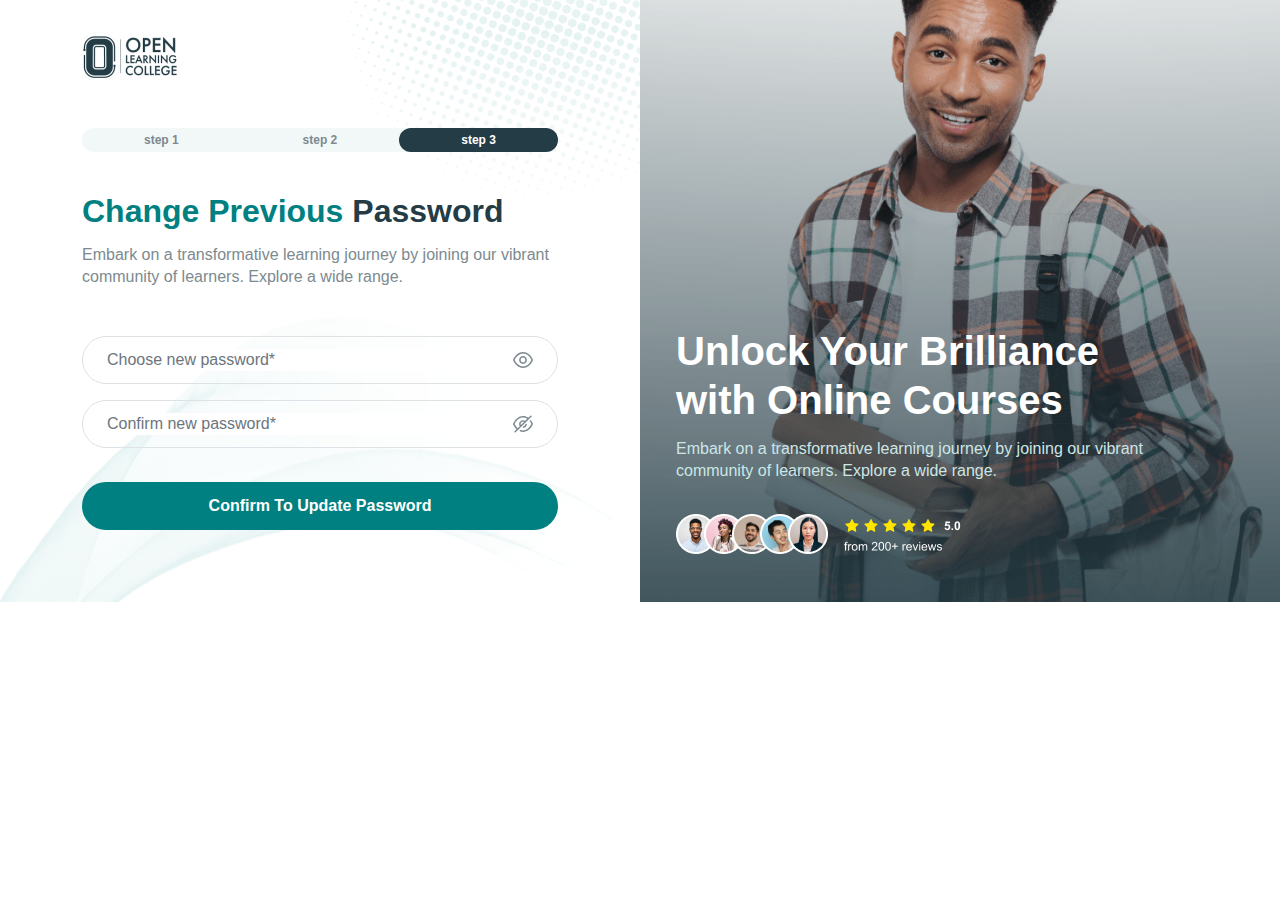
<file: password-third-step.html>
<!DOCTYPE html>
<html lang="en">
<head>
    <meta charset="UTF-8">
    <meta name="viewport" content="width=device-width, initial-scale=1.0">
    <title>Password Third Step</title>
    <link rel="stylesheet" href="css/bootstrap.min.css">
    <link rel="stylesheet" href="css/style.css">
</head>
<body>

    <section class="auth-section position-relative" style="background-image: url(images/Mask-group-2.png);">
        <div class="container">
            <div class="row">
                <div class="col-lg-6 overflow-hidden form-column position-relative z-index-1">
                    <div class="pr-spacing-17_5 pr-lg-spacing-0 pr-sm-spacing-0 pb-spacing-18 pb-ls-spacing-8">

                        <div class="main-logo pb-5 pt-spacing-8">
                            <img src="images/main-Logo.png" alt="logo" style="width: 97px; height: 48px;">
                        </div>

                        <div class="step-box d-flex w-100 bg-white-secondary rounded-32">
                            <a href="password.html" class="bg-transparent border-0 bs-gray p-1 rounded-32 font-12 fw-bold text-decoration-none d-block text-center line-height-137" style="width: 33.33%;">step 1  </a>

                            <a href="password-secont-step.html" class="bg-transparent border-0 bs-gray p-1 rounded-32 font-12 fw-bold text-decoration-none d-block text-center line-height-137" style="width: 33.33%;">step 2 </a>

                            <a href="password-third-step.html" class="bg-transparent active border-0 bs-gray p-1 rounded-32 font-12 fw-bold text-decoration-none d-block text-center line-height-137" style="width: 33.33%;">step 3 </a>
                        </div>

                        <div class="pt-spacing-10">
                            <h2 class="gray-dark fw-bold line-height-124"><a href="#" class="green-secondary">Change Previous </a>Password</h2>
                            <p class="bs-gray fw-normal font-16 line-height-138 pt-spacing-3">Embark on a transformative learning journey by joining our vibrant community of learners. Explore a wide range.</p>
                        </div>

                        <div class="pt-spacing-8">
                            <form>
                                <div class="input-box d-flex align-items-center justify-content-between py-spacing-3 px-4 mt-3 border rounded-48 line-height-137">
                                    <input type="password" placeholder="Choose new password*" class="form-control border-0 w-100 font-16 pr-spacing-2 line-height-138 p-0">
                                    <button type="button" class="bg-white border-0">
                                        <svg xmlns="http://www.w3.org/2000/svg" width="20" height="16" fill="none"><path fill-rule="evenodd" clip-rule="evenodd" d="M10.288.005 10.002 0C5.862 0 2.129 2.923.061 7.706a.74.74 0 0 0 0 .588l.143.323c2.042 4.476 5.571 7.247 9.508 7.378l.286.005c4.14 0 7.873-2.923 9.941-7.706a.741.741 0 0 0-.003-.595l-.14-.313C17.75 2.9 14.22.136 10.289.005Zm-.279 1.484.24.005.266.014c3.197.227 6.138 2.597 7.914 6.49l-.009.025c-1.821 3.977-4.863 6.362-8.16 6.482l-.256.004-.257-.004-.266-.014c-3.098-.22-5.954-2.457-7.742-6.131l-.169-.361.157-.333C3.61 3.773 6.692 1.49 10.009 1.489Zm-.012 2.624c-2.16 0-3.911 1.74-3.911 3.887 0 2.146 1.75 3.886 3.91 3.886 2.161 0 3.913-1.74 3.913-3.886 0-2.147-1.752-3.887-3.912-3.887Zm0 1.49A2.404 2.404 0 0 1 12.409 8a2.404 2.404 0 0 1-2.412 2.395A2.403 2.403 0 0 1 7.586 8a2.403 2.403 0 0 1 2.41-2.396Z" fill="#7C8A8F"/></svg>
                                    </button>
                                </div>
                                <div class="input-box d-flex align-items-center justify-content-between py-spacing-3 px-4 mt-3 border rounded-48 line-height-137">
                                    <input type="password" placeholder="Confirm new password*" class="form-control border-0 w-100 font-16 pr-spacing-2 line-height-138 p-0">
                                    <button type="button" class="bg-white border-0">
                                        <svg xmlns="http://www.w3.org/2000/svg" width="20" height="18" fill="none"><path fill-rule="evenodd" clip-rule="evenodd" d="M18.422.716a.759.759 0 0 0-1.061 0l-2.09 2.056C13.659 1.663 11.857 1.075 10 1.075c-2.057 0-4.053.72-5.781 2.067C2.51 4.464 1.087 6.371.06 8.708a.727.727 0 0 0 0 .584c.886 2.031 2.076 3.735 3.495 5.01l-1.97 1.938-.072.083a.73.73 0 0 0 .073.96.758.758 0 0 0 1.06 0L18.423 1.76l.072-.083a.73.73 0 0 0-.072-.96ZM4.618 13.256l2.138-2.103a3.764 3.764 0 0 1-.67-2.152c0-2.133 1.748-3.854 3.914-3.854.793 0 1.555.235 2.189.66l2.002-1.972C12.883 2.991 11.457 2.552 10 2.552c-1.71 0-3.38.602-4.852 1.749-1.41 1.091-2.619 2.66-3.53 4.6L1.57 9l.046.1c.793 1.695 1.816 3.104 3.002 4.156Zm6.478-6.374A2.44 2.44 0 0 0 10 6.624c-1.338 0-2.414 1.06-2.414 2.377 0 .385.091.75.262 1.077l3.248-3.196Zm2.043 1.934.101.01a.74.74 0 0 1 .606.858c-.288 1.573-1.545 2.812-3.142 3.097a.75.75 0 0 1-.872-.594.74.74 0 0 1 .604-.858 2.389 2.389 0 0 0 1.933-1.906.748.748 0 0 1 .77-.607Zm3.859-3.502a.758.758 0 0 1 1.05.146c.726.95 1.36 2.039 1.891 3.247a.727.727 0 0 1 0 .586c-2.077 4.736-5.803 7.631-9.938 7.631a8.86 8.86 0 0 1-2.77-.444.735.735 0 0 1-.473-.934.753.753 0 0 1 .948-.466 7.336 7.336 0 0 0 2.295.368c3.305 0 6.381-2.261 8.273-6.118L18.429 9l-.053-.116a14.323 14.323 0 0 0-1.285-2.21l-.241-.327a.73.73 0 0 1 .148-1.034Z" fill="#7C8A8F"/></svg>
                                    </button>
                                </div>
                                <input type="submit" value="Confirm To Update Password" class="form-control mt-spacing-8_5 py-spacing-3 px-4 rounded-32 bg-green-secondary border-0 bs-white fw-bold font-16">
                            </form>
                        </div>

                    </div>
                </div>

                <div class="col-lg-6 mt-md-4">
                    <div class="course-bg z-index-1">
                        <img src="images/password-content-bg.png" alt="">
                    </div>
                    <div class="position-relative z-index-2 h-100 h-md-0">
                        <div class="course-content mb-5 px-3 px-lg-4">
                            <h1 class="bs-white fw-bold line-height-124">Unlock Your Brilliance with Online Courses</h1>
                            <p class="pt-spacing-3 font-16 fw-normal bs-light line-height-138">Embark on a transformative learning journey by joining our vibrant community of learners. Explore a wide range.</p>
                            <img src="images/reviewFrame.png" alt="images-group" class="pt-spacing-8 review-frame">
                        </div>
                    </div>
                </div>
            </div>
        </div>
    </section>
    
    
    <!-- Javascript -->
    <script src="js/bootstrap.bundle.min.js"></script>
</body>
</html>
</file>
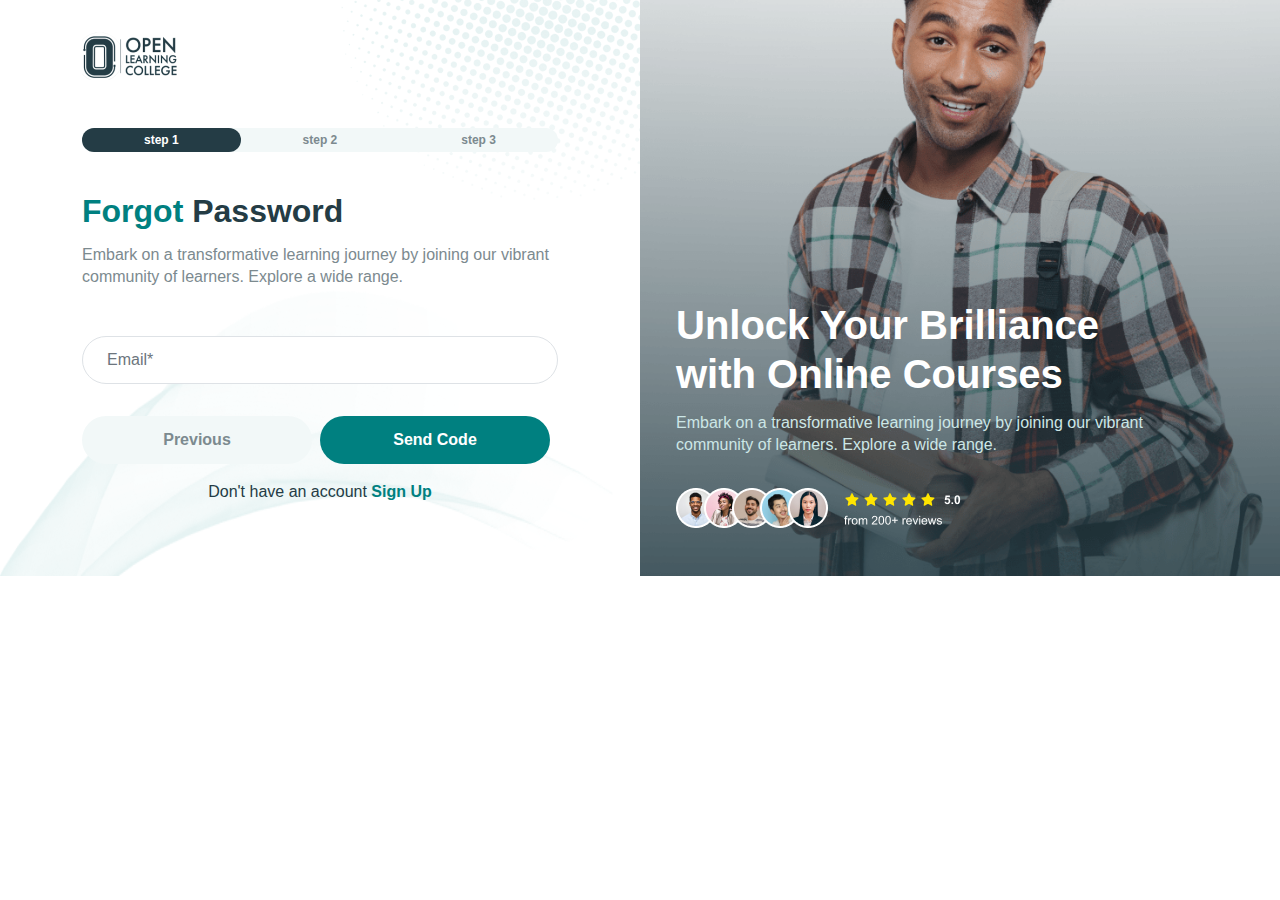
<file: password.html>
<!DOCTYPE html>
<html lang="en">
<head>
    <meta charset="UTF-8">
    <meta name="viewport" content="width=device-width, initial-scale=1.0">
    <title>Password</title>
    <link rel="stylesheet" href="css/bootstrap.min.css">
    <link rel="stylesheet" href="css/style.css">
</head>
<body>

    <section class="auth-section position-relative" style="background-image: url(images/Mask-group-2.png);">
        <div class="container">
            <div class="row">
                <div class="col-lg-6 overflow-hidden form-column position-relative z-index-1">
                    <div class="pr-spacing-17_5 pr-lg-spacing-0 pr-sm-spacing-0 pb-spacing-18 pb-ls-spacing-8">

                        <div class="main-logo pb-5 pt-spacing-8">
                            <img src="images/main-Logo.png" alt="logo" style="width: 97px; height: 48px;">
                        </div>

                        <div class="step-box d-flex w-100 bg-white-secondary rounded-32">
                            <a href="password.html" class="bg-transparent active border-0 bs-gray p-1 rounded-32 font-12 fw-bold text-decoration-none d-block text-center line-height-137" style="width: 33.33%;">step 1  </a>

                            <a href="password-secont-step.html" class="bg-transparent border-0 bs-gray p-1 rounded-32 font-12 fw-bold text-decoration-none d-block text-center line-height-137" style="width: 33.33%;">step 2 </a>

                            <a href="password-third-step.html" class="bg-transparent border-0 bs-gray p-1 rounded-32 font-12 fw-bold text-decoration-none d-block text-center line-height-137" style="width: 33.33%;">step 3 </a>
                        </div>

                        <div class="pt-spacing-10">
                            <h2 class="gray-dark fw-bold line-height-124"><a href="#" class="green-secondary">Forgot</a> Password</h2>
                            <p class="bs-gray fw-normal font-16 line-height-138 pt-spacing-3">Embark on a transformative learning journey by joining our vibrant community of learners. Explore a wide range.</p>
                        </div>

                        <div class="pt-spacing-8">
                            <form>
                                
                                <input type="email" placeholder="Email*" class="form-control py-spacing-3 px-4 mt-3 border rounded-48 font-16 line-height-138">
                                
                                <div class="d-flex align-items-center btn-wrapper pt-spacing-8">
                                    <a href="#" class="form-control box-btn second-step-btn py-spacing-3 px-4 rounded-32 bg-white-secondary bs-gray border-0 fw-bold font-16 me-1 text-center text-decoration-none" style="width: calc(50% - 8px);">
                                        Previous
                                    </a>

                                    <input type="submit" value="Send Code" class="form-control box-btn second-step-btn py-spacing-3 px-4 rounded-32 bg-green-secondary bs-white border-0 fw-bold font-16 ms-1" style="width: calc(50% - 8px);">
                                </div>
                            </form>
                            <p class="gray-dark fw-normal font-16 text-center mt-3">Don't have an account <a href="#" class="green-secondary text-decoration-none fw-bold">Sign Up</a></p>
                        </div>

                    </div>
                </div>

                <div class="col-lg-6 mt-md-4">
                    <div class="course-bg z-index-1">
                        <img src="images/password-content-bg.png" alt="">
                    </div>
                    <div class="position-relative z-index-2 h-100 h-md-0">
                        <div class="course-content mb-5 px-3 px-lg-4">
                            <h1 class="bs-white fw-bold line-height-124">Unlock Your Brilliance with Online Courses</h1>
                            <p class="pt-spacing-3 font-16 fw-normal bs-light line-height-138">Embark on a transformative learning journey by joining our vibrant community of learners. Explore a wide range.</p>
                            <img src="images/reviewFrame.png" alt="images-group" class="pt-spacing-8 review-frame">
                        </div>
                    </div>
                </div>
            </div>
        </div>
    </section>
    
    
    <!-- Javascript -->
    <script src="js/bootstrap.bundle.min.js"></script>
</body>
</html>
</file>
<file: css/style.css>
*{
    margin: 0;
    padding: 0;
    box-sizing: border-box;
}
body{
    font-family: Arial;
}
.auth-section {
    --bs-blue: #0d6efd;
    --bs-indigo: #6610f2;
    --bs-purple: #6f42c1;
    --bs-pink: #d63384;
    --bs-red: #dc3545;
    --bs-orange: #fd7e14;
    --bs-yellow: #ffc107;
    --bs-green: #198754;
    --bs-success: #198754;
    --bs-cyan: #0dcaf0;
    --bs-primary: #0d6efd;
    --bs-info: #0dcaf0;
    --bs-warning: #ffc107;
    --bs-danger: #dc3545;
    --bs-dark: #212529;


    --bs-white: #FFF;
    --white-secondary: #F2F8F8;
    --bs-light: #CCE6E6;
    --border-color: #EAECED;
    --bs-gray: #7C8A8F;
    --bs-gray-dark: #243C45;
    --green-secondary: #008080;
    --deep-orange: #F37267;
    --black: #000000;
    --blue-secondary: #1B74E4;



    --bs-font-sans-serif: system-ui, -apple-system, "Segoe UI", Roboto, "Helvetica Neue", Arial, "Noto Sans", "Liberation Sans", sans-serif, "Apple Color Emoji", "Segoe UI Emoji", "Segoe UI Symbol", "Noto Color Emoji";
    --bs-font-monospace: SFMono-Regular, Menlo, Monaco, Consolas, "Liberation Mono", "Courier New", monospace;
    --bs-gradient: linear-gradient(180deg, rgba(255, 255, 255, 0.15), rgba(255, 255, 255, 0));



    /* font size */
    --font-size-h1: 2.5rem; /* 40px */
    --font-size-h2: 2rem; /* 32px */
    --font-size-h5: 1.25rem; /* 20px */

    /* padding */

    --spacing-0: 0rem; /* 0px */
    --spacing-1_5: 0.375rem; /* 6px */
    --spacing-2: 0.5rem; /* 8px */
    --spacing-2_5: 0.625rem; /* 10px */
    --spacing-3: 0.75rem; /* 12px */
    --spacing-4: 1rem; /* 16px */
    --spacing-4_5: 1.125rem; /* 18px */
    --spacing-6: 1.5rem; /* 24px */
    --spacing-8: 2rem; /* 32px */
    --spacing-8_5: 2.125rem; /* 34px */
    --spacing-9: 2.25rem; /* 36px */
    --spacing-10: 2.5rem; /* 40px */
    --spacing-17_5: 4.375rem; /* 70px */
    --spacing-18: 4.5rem; /* 72px */

    background-position: left bottom;
    background-size: 651px 286px;
    background-repeat: no-repeat;


  }


  .auth-section::before{
    position: absolute;
    content: '';
    top: 0;
    right: 0;
    background-image: url(/images/Mask-group.png);
    width: 300px;
    height: 200px;
    z-index: -1;
  }

  /*===== font size =====*/
  .font-size-h1{
    font-size: var(--font-size-h1) !important;
  }
  .font-size-h2{
    font-size: var(--font-size-h2) !important;
  }
  .font-size-h5{
    font-size: var(--font-size-h5) !important;
  }
  

  .font-12{
    font-size: 0.75rem !important;
  }
  .font-14{
    font-size: 0.875rem !important;
  }
  .font-16{
    font-size: 1rem !important;
  }
  .font-20{
    font-size: var(--font-size-h5) !important;
  }

  h1, h2, h3, h4, h5, h6, p{
    margin: 0;
    padding: 0;
  } 
  a{
    text-decoration: none;
  }

  /*===== padding =====*/
  
.pr-spacing-2{
    padding-right: var(--spacing-2) !important;
}
.pt-spacing-2_5{
    padding-top: var(--spacing-2_5) !important;
}
.py-spacing-2_5{
    padding-top: var(--spacing-2_5) !important;
    padding-bottom: var(--spacing-2_5) !important;
}
.py-spacing-3{
    padding-top: var(--spacing-3) !important;
    padding-bottom: var(--spacing-3) !important;
}
.mr-spacing-3{
    margin-right: var(--spacing-3) !important;
}
.pt-spacing-3{
    padding-top: var(--spacing-3) !important;
}
.px-spacing-4_5{
    padding-left: var(--spacing-4_5) !important;
    padding-right: var(--spacing-4_5) !important;
}
.pl-spacing-6{
    padding-left: var(--spacing-6) !important;
}
.pt-spacing-8{
    padding-top: var(--spacing-8) !important;
}
.mt-spacing-8_5{
    margin-top: var(--spacing-8_5) !important;
}
.px-spacing-9{
    padding-left: var(--spacing-9) !important;
    padding-right: var(--spacing-9) !important;
}
.pt-spacing-10{
    padding-top: var(--spacing-10) !important;
}
.pr-spacing-17_5{
    padding-right: var(--spacing-17_5) !important;
}
.pt-spacing-18{
    padding-top: var(--spacing-18) !important;
}
.pb-spacing-18{
    padding-bottom: var(--spacing-18) !important;
}


/* margin */
.mr-spacing-1_5{
    margin-right: var(--spacing-1_5) !important;
}
.mt-spacing-9{
    margin-top: var(--spacing-9)!important;
}

.border{
    border: 1px solid var(--border-color);
}

/*===== color =====*/


.gray-dark{
    color: var(--bs-gray-dark) !important;
}
.bs-gray{
    color: var(--bs-gray) !important;
}
.bg-gray-dark{
    background-color: var(--bs-gray-dark) !important;
}
.bs-white{
    color: var(--bs-white) !important;
}
.bs-light{
    color: var(--bs-light) !important;
}
.green-secondary{
    color: var(--green-secondary) !important;
}
.bg-green-secondary{
    background-color: var(--green-secondary) !important;
}

.bg-deep-orange{
    background-color: var(--deep-orange) !important;
}
.bs-deep-orange{
    color: var(--deep-orange) !important;
}
.bg-black{
    background-color: var(--black) !important;
}
.bg-blue-secondary{
    background-color: var(--blue-secondary) !important;
}
.border-color{
    border-color: var(--border-color) !important;
}
.bg-white-secondary{
    background-color: var(--white-secondary) !important;
}

/*===== radius =====*/

.rounded-32{
    border-radius: 2rem !important;
}
.rounded-48{
    border-radius: 3rem !important;
}

/*===== line height =====*/

.line-height-124{
    line-height: 124% !important;
}
.line-height-138{
    line-height: 138% !important;
}
.line-height-137{
    line-height: 16px !important;
}
.line-height-22{
    line-height: 22px !important;
}

/*=============== dropdown ===============*/


/* input */

input:focus-visible,
input:focus{
    outline: none;
    border: 1px solid var(--blue-secondary);
}
.input-box input:focus-visible,
.input-box input:focus{
    border: none!important;
    box-shadow: none;
}

/* student form */
 .form-check-input{
    min-width: 24px;
    height: 24px;
    border: 2px solid var(--bs-gray);
}
 .form-check-input:focus{
    outline: none;
    box-shadow: none;
    border-color: var(--bs-gray);
}
 input:focus{
    box-shadow: none;
}

.course-bg img{
    width: 100%;
    height: 100%;
    object-fit: cover;
}
.course-content{
    position: absolute;
    bottom: 0;
    left: 0;
    max-width: 100%;
}
.review-frame{
    max-width: 100%;
}


/*=============================== educator ===============================*/

.step-box a{
    transition: all .3s;
}
.step-box a:hover,
.step-box a.active{
 background: var(--bs-gray-dark)!important;
 color: var(--bs-white)!important;
}
.btn-wrapper .second-step-btn{
    transition: all .3s;
}
.btn-wrapper .second-step-btn:hover,
.btn-wrapper .second-step-btn:active{
    color: var(--bs-white) !important;
    background-color: var(--green-secondary) !important;
}

/*=========== forgot password ==========*/
.password-wrapper{
    position: absolute;
    background-image: url(/images/forgot-bottom-mask-group.png);
    background-repeat: no-repeat;
    bottom: 0;
    right: 0;
    display: block;
}

/*=============== responcive ===============*/
@media screen and (max-width: 1200px){
    .pr-lg-spacing-0{
        padding-right: var(--spacing-0) !important;
    }
    .pb-ls-spacing-8{
        padding-bottom: var(--spacing-8)!important;
    }
}

@media screen and (min-width: 992px){
    .course-bg{
        position: absolute;
        top: 0;
        right: 0;
        bottom: 0;
        height: 100%;
        width: 50vw;
    }
    
  .auth-section::before{
    display: none;
  }
    
.auth-section .form-column::before{
    position: absolute;
    content: '';
    top: 0;
    right: 0;
    background-image: url(/images/Mask-group.png);
    width: 300px;
    height: 200px;
    z-index: -1;
}

}

@media screen and (max-width: 992px){
    .mt-md-4{
        margin-top: var(--spacing-6) !important;
    }
    .h-md-0{
        height: var(--spacing-0) !important;
    }
}

@media screen and (max-width: 576px){
    .pr-sm-spacing-0{
        padding-right: var(--spacing-0) !important;
    }
}

@media screen and (max-width: 320px){

}
</file>
